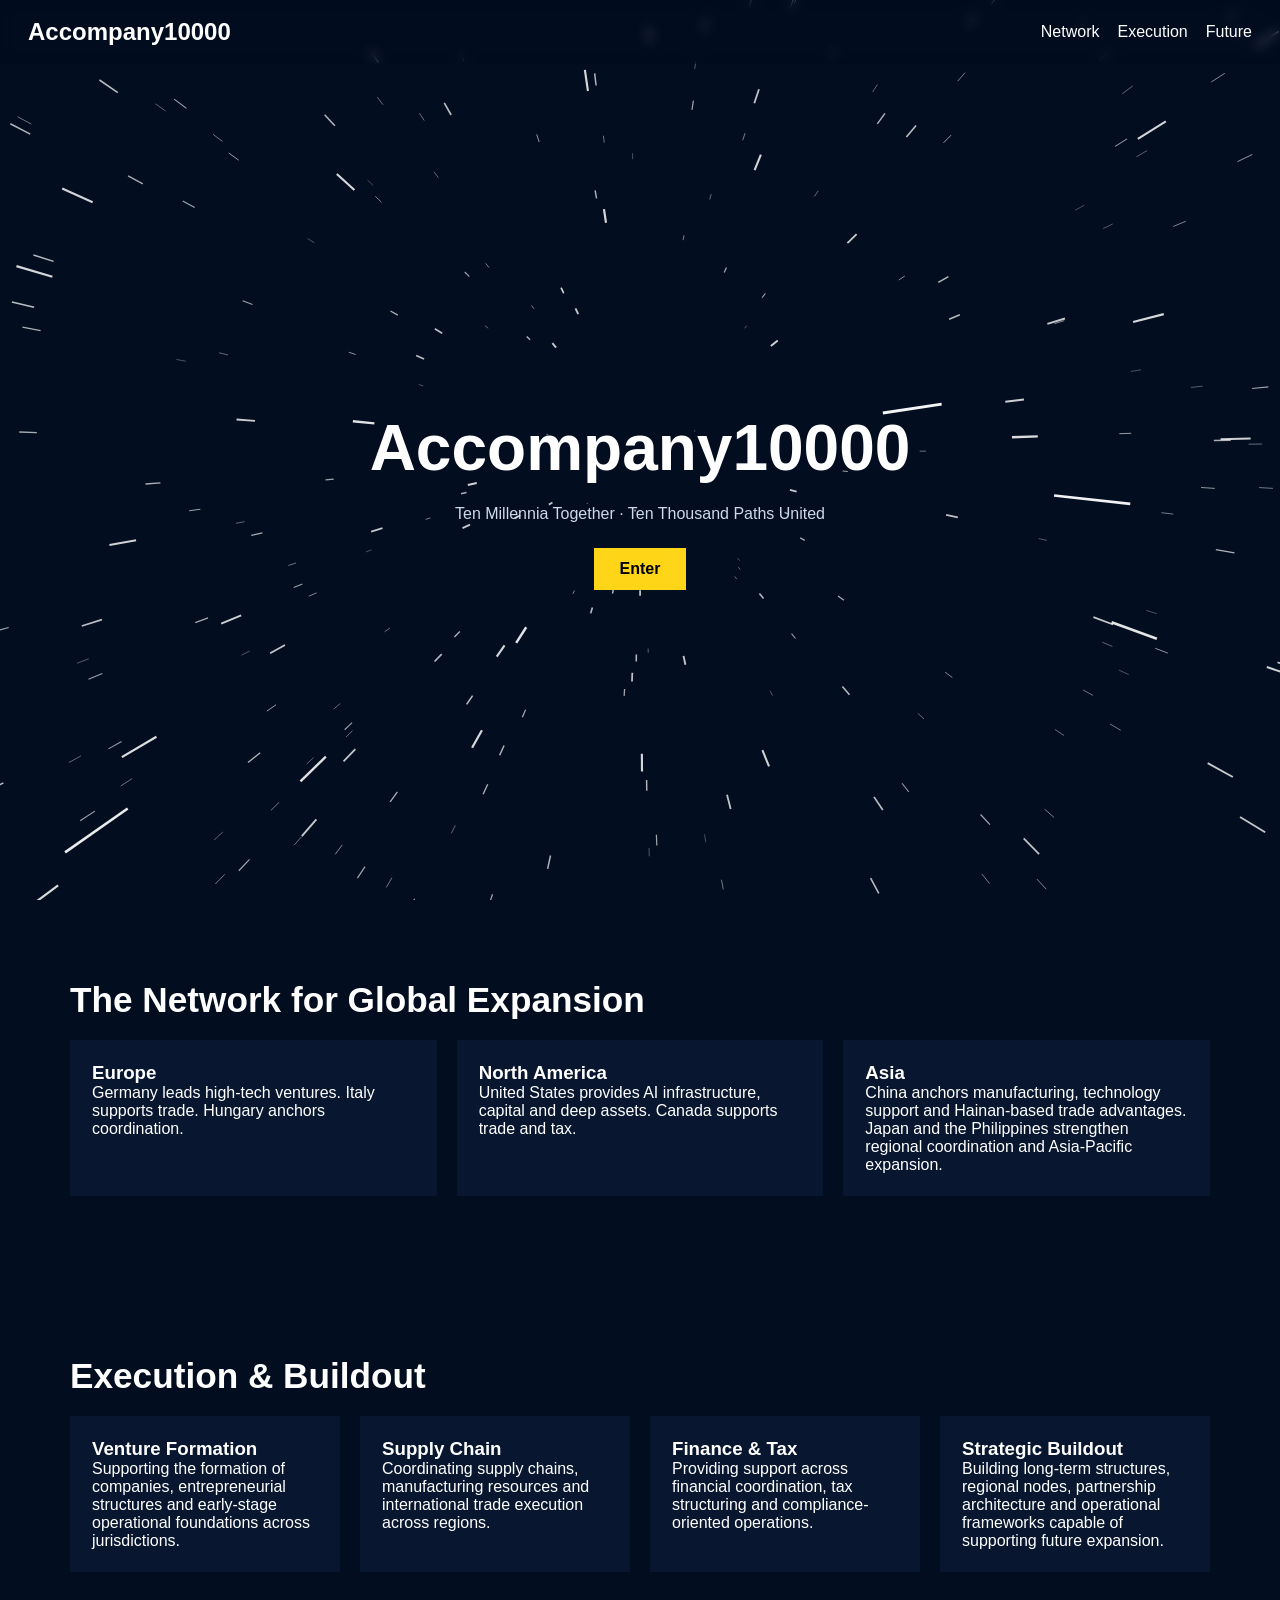
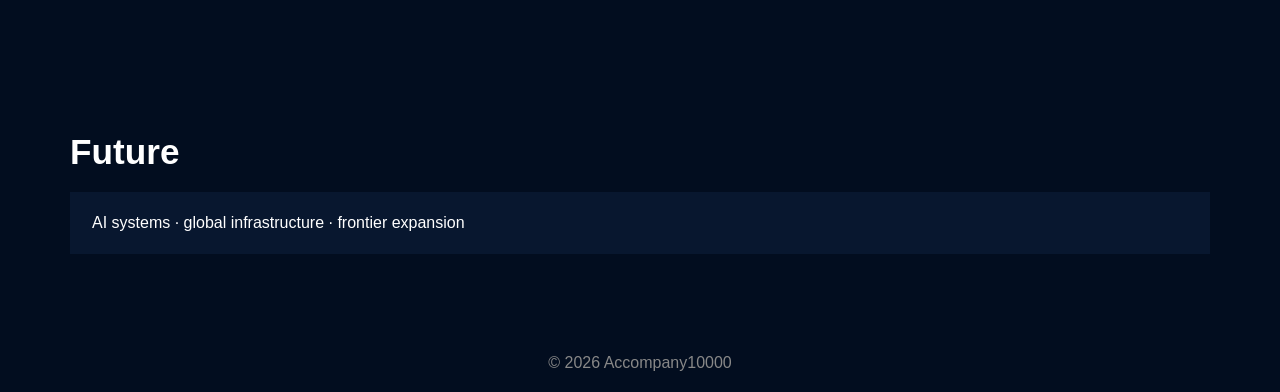
<file: index.html>
<!DOCTYPE html>
<html lang="en">
<head>
  <!-- Meta Pixel Code -->
  <script>
  !function(f,b,e,v,n,t,s)
  {if(f.fbq)return;n=f.fbq=function(){n.callMethod?
  n.callMethod.apply(n,arguments):n.queue.push(arguments)};
  if(!f._fbq)f._fbq=n;n.push=n;n.loaded=!0;n.version='2.0';
  n.queue=[];t=b.createElement(e);t.async=!0;
  t.src=v;s=b.getElementsByTagName(e)[0];
  s.parentNode.insertBefore(t,s)}(window, document,'script',
  'https://connect.facebook.net/en_US/fbevents.js');
  fbq('init', '910612405123486');
  fbq('track', 'PageView');
  </script>

  <meta charset="UTF-8">
  <meta name="viewport" content="width=device-width, initial-scale=1.0">
  <title>Accompany10000</title>
  <link rel="stylesheet" href="style.css">
</head>

<body>

<canvas id="stars-canvas"></canvas>

<nav>
  <div class="logo"><a href="index.html">Accompany10000</a></div>
  <ul>
    <li><a href="network.html">Network</a></li>
    <li><a href="execution.html">Execution</a></li>
    <li><a href="future.html">Future</a></li>
  </ul>
</nav>

<section class="hero">
  <div class="hero-content">
    <h1>Accompany10000</h1>
    <p>Ten Millennia Together · Ten Thousand Paths United</p>
    <a href="network.html" class="button">Enter</a>
  </div>
</section>

<section id="network" class="section">
  <h2>The Network for Global Expansion</h2>
  <div class="card-grid">
    <a class="card" href="network.html" style="text-decoration:none;color:inherit;display:block;">
      <h3>Europe</h3>
      <p>Germany leads high-tech ventures. Italy supports trade. Hungary anchors coordination.</p>
    </a>

    <a class="card" href="network.html" style="text-decoration:none;color:inherit;display:block;">
      <h3>North America</h3>
      <p>United States provides AI infrastructure, capital and deep assets. Canada supports trade and tax.</p>
    </a>

    <a class="card" href="network.html" style="text-decoration:none;color:inherit;display:block;">
      <h3>Asia</h3>
      <p>China anchors manufacturing, technology support and Hainan-based trade advantages. Japan and the Philippines strengthen regional coordination and Asia-Pacific expansion.</p>
    </a>
  </div>
</section>

<section id="execution" class="section">
  <h2>Execution & Buildout</h2>
  <div class="card-grid">
    <a class="card" href="execution.html" style="text-decoration:none;color:inherit;display:block;">
      <h3>Venture Formation</h3>
      <p>Supporting the formation of companies, entrepreneurial structures and early-stage operational foundations across jurisdictions.</p>
    </a>

    <a class="card" href="execution.html" style="text-decoration:none;color:inherit;display:block;">
      <h3>Supply Chain</h3>
      <p>Coordinating supply chains, manufacturing resources and international trade execution across regions.</p>
    </a>

    <a class="card" href="execution.html" style="text-decoration:none;color:inherit;display:block;">
      <h3>Finance & Tax</h3>
      <p>Providing support across financial coordination, tax structuring and compliance-oriented operations.</p>
    </a>

    <a class="card" href="execution.html" style="text-decoration:none;color:inherit;display:block;">
      <h3>Strategic Buildout</h3>
      <p>Building long-term structures, regional nodes, partnership architecture and operational frameworks capable of supporting future expansion.</p>
    </a>
  </div>
</section>

<section id="future" class="section">
  <h2>Future</h2>

  <a class="card" href="future.html" style="text-decoration:none;color:inherit;display:block;">
    <p>AI systems · global infrastructure · frontier expansion</p>
  </a>
</section>

<footer class="footer">© 2026 Accompany10000</footer>

<script src="script.js"></script>

</body>
</html>
</file>
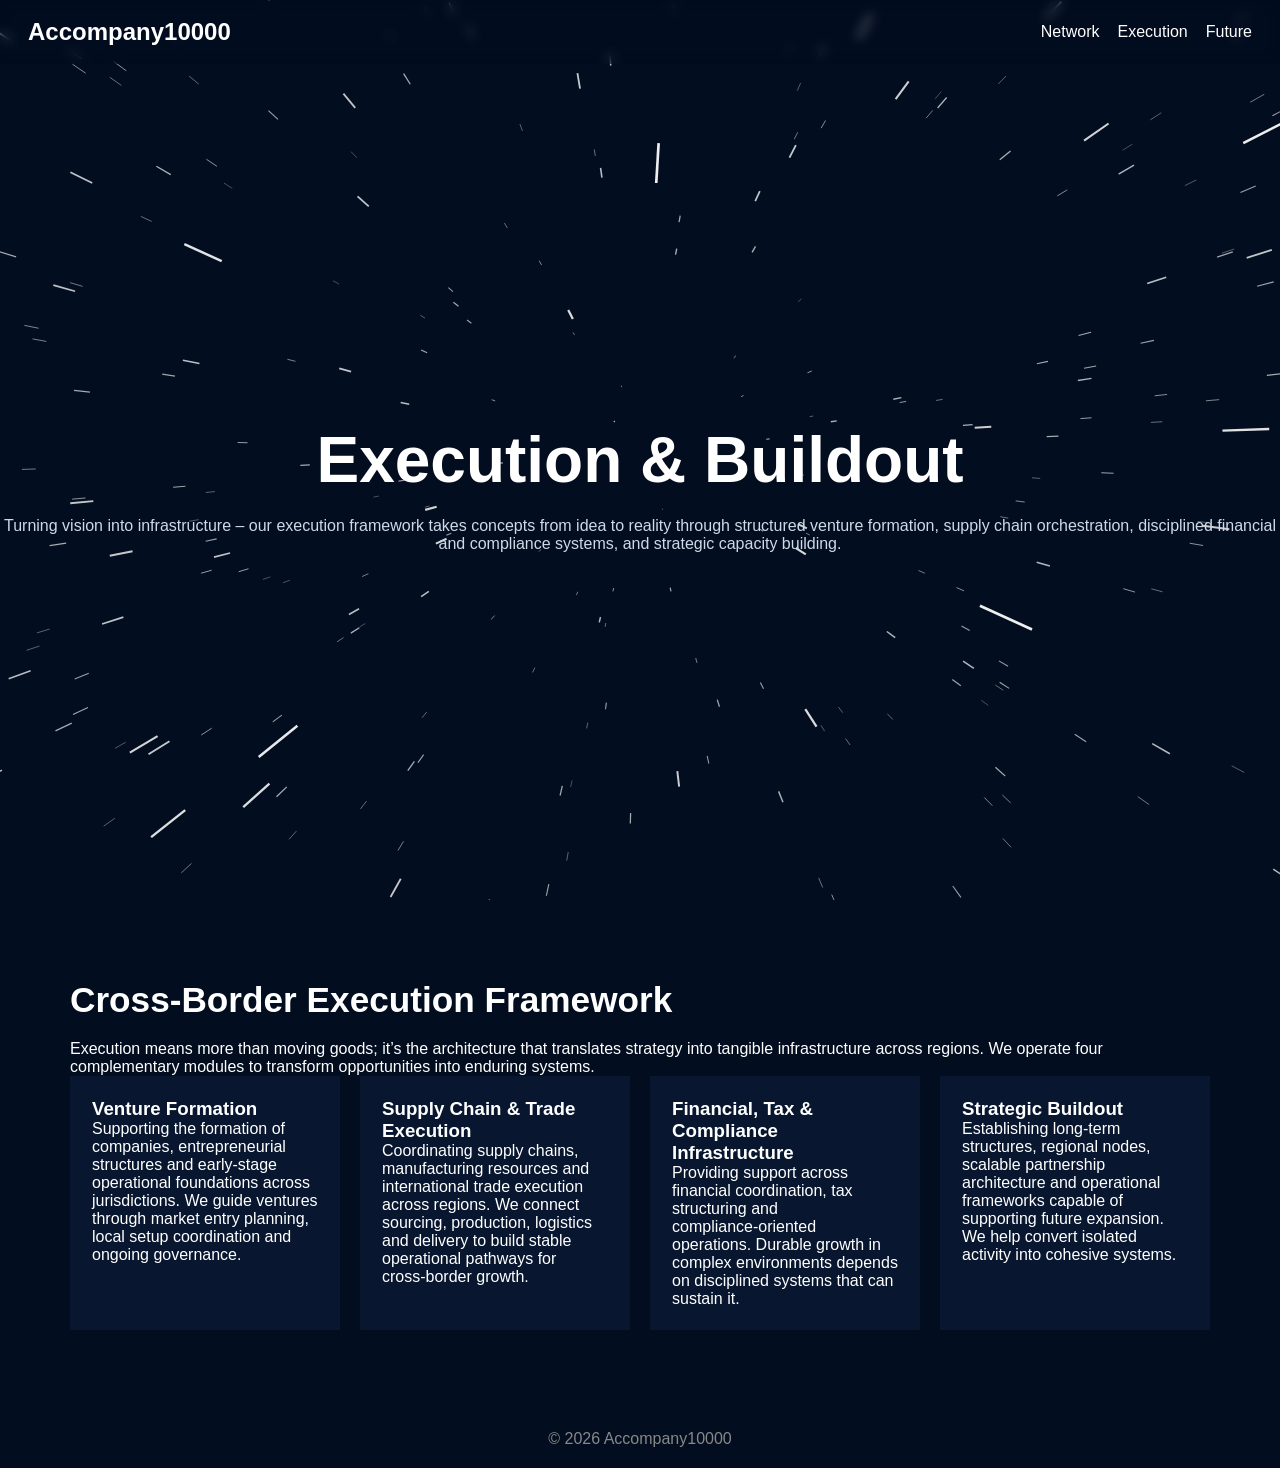
<file: execution.html>
<!DOCTYPE html>
<html lang="en">
<head>
  <!-- Meta Pixel Code -->
  <script>
  !function(f,b,e,v,n,t,s)
  {if(f.fbq)return;n=f.fbq=function(){n.callMethod?
  n.callMethod.apply(n,arguments):n.queue.push(arguments)};
  if(!f._fbq)f._fbq=n;n.push=n;n.loaded=!0;n.version='2.0';
  n.queue=[];t=b.createElement(e);t.async=!0;
  t.src=v;s=b.getElementsByTagName(e)[0];
  s.parentNode.insertBefore(t,s)}(window, document,'script',
  'https://connect.facebook.net/en_US/fbevents.js');
  fbq('init', '910612405123486');
  fbq('track', 'PageView');
  </script>

  <meta charset="UTF-8">
  <meta name="viewport" content="width=device-width, initial-scale=1.0">
  <title>Accompany10000 – Execution &amp; Buildout</title>
  <link rel="stylesheet" href="style.css">
</head>

<body>

<canvas id="stars-canvas"></canvas>

<nav>
  <div class="logo"><a href="index.html">Accompany10000</a></div>
  <ul>
    <li><a href="network.html">Network</a></li>
    <li><a href="execution.html">Execution</a></li>
    <li><a href="future.html">Future</a></li>
  </ul>
</nav>

<section class="hero">
  <div class="hero-content">
    <h1>Execution &amp; Buildout</h1>
    <p>Turning vision into infrastructure – our execution framework takes concepts from idea to reality through structured venture formation, supply chain orchestration, disciplined financial and compliance systems, and strategic capacity building.</p>
  </div>
</section>

<section id="execution" class="section">
  <h2>Cross‑Border Execution Framework</h2>
  <p>Execution means more than moving goods; it’s the architecture that translates strategy into tangible infrastructure across regions. We operate four complementary modules to transform opportunities into enduring systems.</p>
  <div class="card-grid">
    <a class="card" href="#" style="text-decoration:none;color:inherit;display:block;">
      <h3>Venture Formation</h3>
      <p>Supporting the formation of companies, entrepreneurial structures and early‑stage operational foundations across jurisdictions. We guide ventures through market entry planning, local setup coordination and ongoing governance.</p>
    </a>
    <a class="card" href="#" style="text-decoration:none;color:inherit;display:block;">
      <h3>Supply Chain &amp; Trade Execution</h3>
      <p>Coordinating supply chains, manufacturing resources and international trade execution across regions. We connect sourcing, production, logistics and delivery to build stable operational pathways for cross‑border growth.</p>
    </a>
    <a class="card" href="#" style="text-decoration:none;color:inherit;display:block;">
      <h3>Financial, Tax &amp; Compliance Infrastructure</h3>
      <p>Providing support across financial coordination, tax structuring and compliance‑oriented operations. Durable growth in complex environments depends on disciplined systems that can sustain it.</p>
    </a>
    <a class="card" href="#" style="text-decoration:none;color:inherit;display:block;">
      <h3>Strategic Buildout</h3>
      <p>Establishing long‑term structures, regional nodes, scalable partnership architecture and operational frameworks capable of supporting future expansion. We help convert isolated activity into cohesive systems.</p>
    </a>
  </div>
</section>

<footer class="footer">© 2026 Accompany10000</footer>

<script src="script.js"></script>

</body>
</html>
</file>
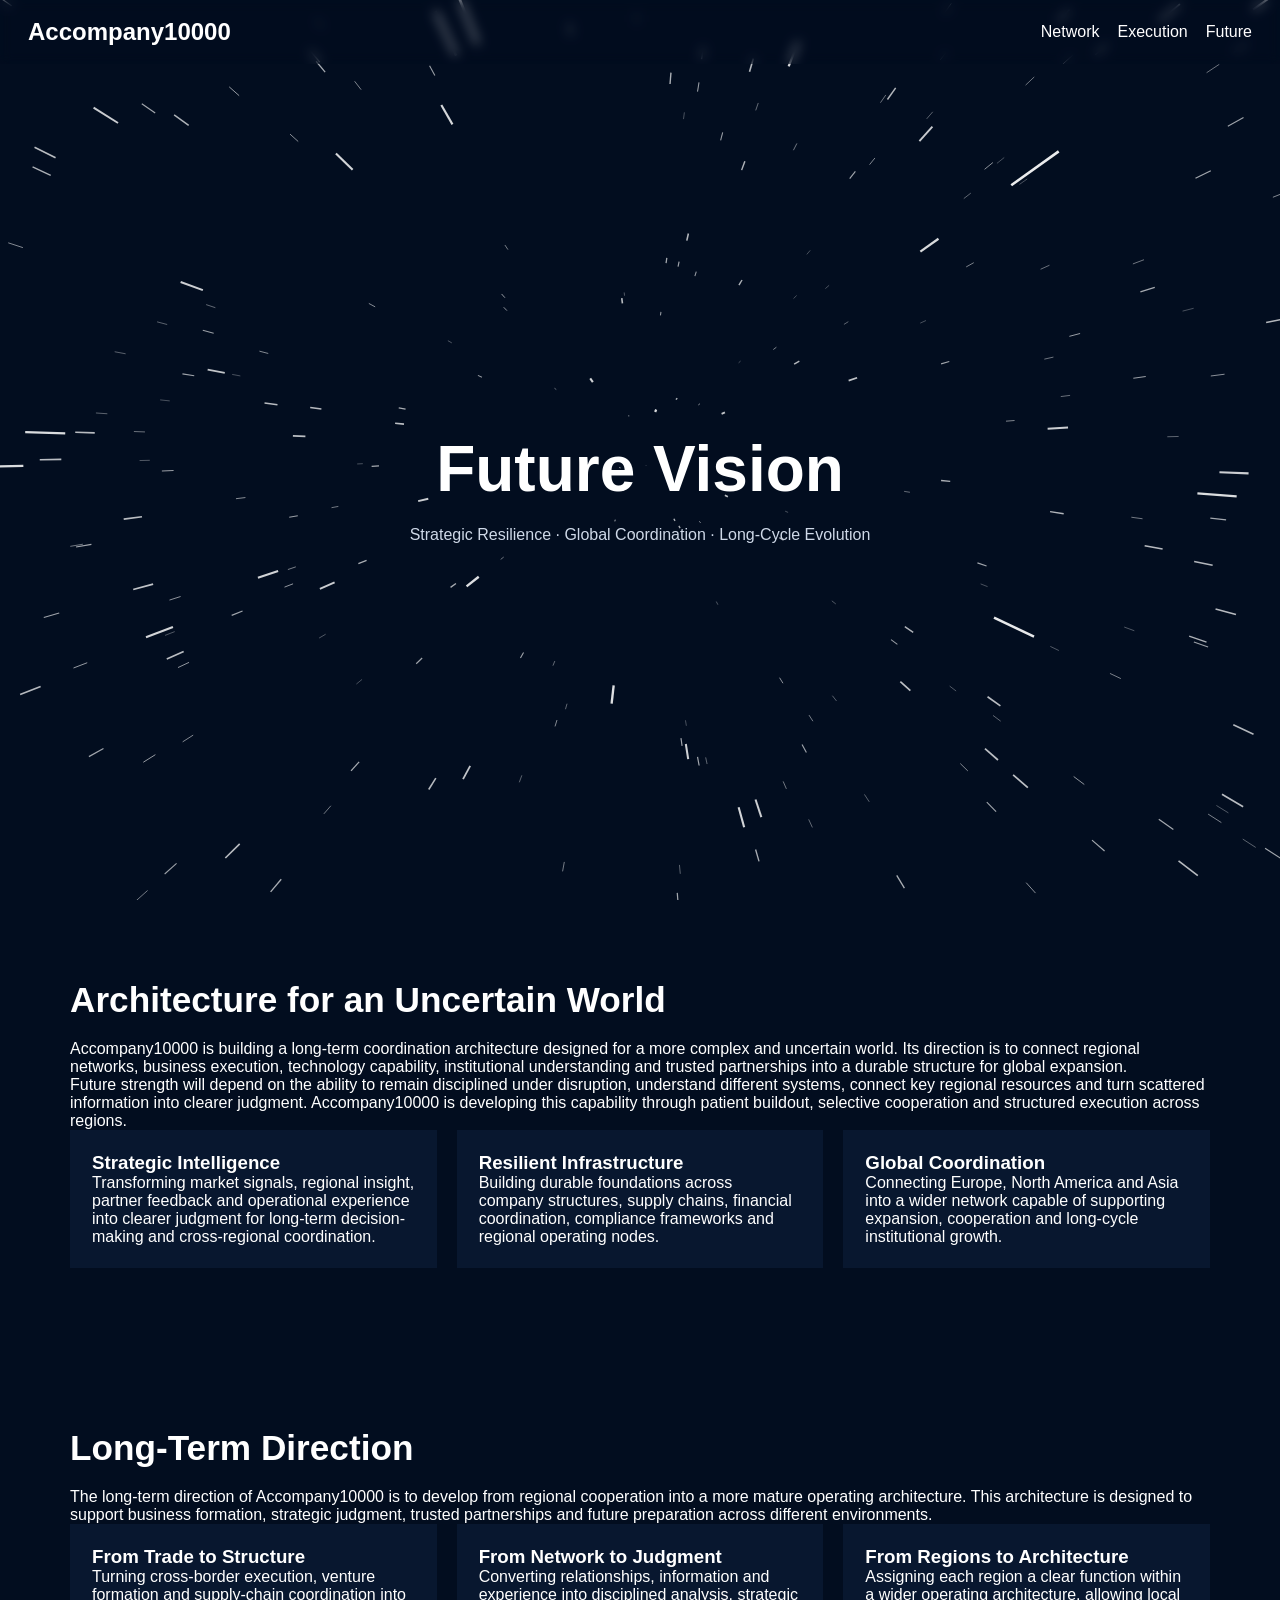
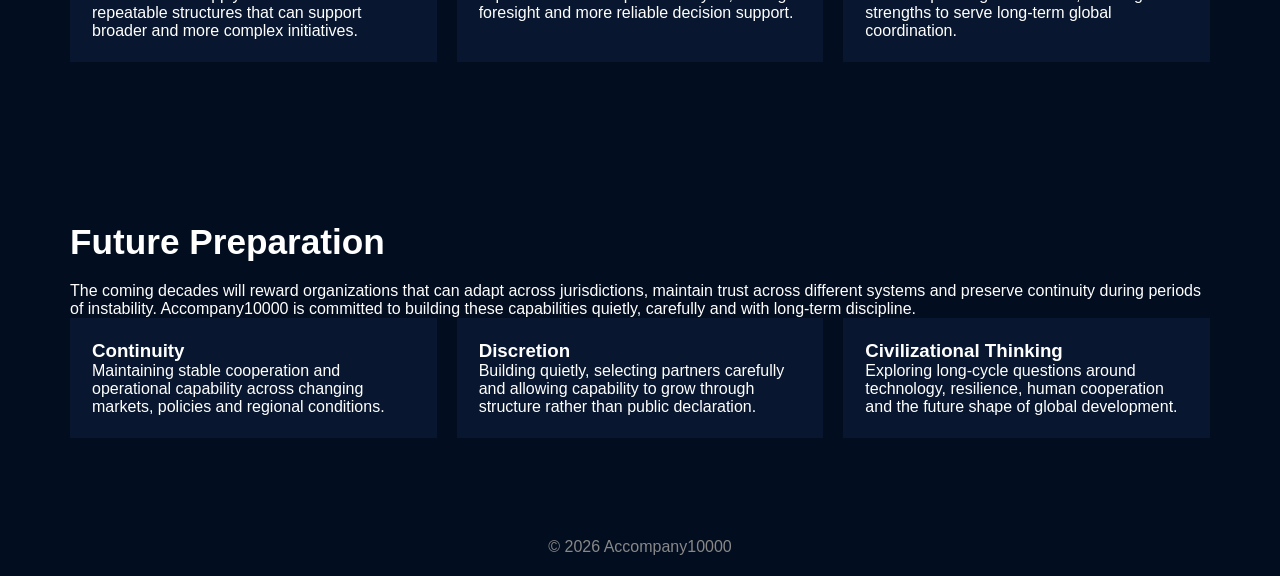
<file: future.html>
<!DOCTYPE html>
<html lang="en">
<head>
  <!-- Meta Pixel Code -->
  <script>
  !function(f,b,e,v,n,t,s)
  {if(f.fbq)return;n=f.fbq=function(){n.callMethod?
  n.callMethod.apply(n,arguments):n.queue.push(arguments)};
  if(!f._fbq)f._fbq=n;n.push=n;n.loaded=!0;n.version='2.0';
  n.queue=[];t=b.createElement(e);t.async=!0;
  t.src=v;s=b.getElementsByTagName(e)[0];
  s.parentNode.insertBefore(t,s)}(window, document,'script',
  'https://connect.facebook.net/en_US/fbevents.js');
  fbq('init', '910612405123486');
  fbq('track', 'PageView');
  </script>

  <meta charset="UTF-8">
  <meta name="viewport" content="width=device-width, initial-scale=1.0">
  <title>Accompany10000 – Future Vision</title>
  <link rel="stylesheet" href="style.css">
</head>

<body>

<canvas id="stars-canvas"></canvas>

<nav>
  <div class="logo"><a href="index.html">Accompany10000</a></div>
  <ul>
    <li><a href="network.html">Network</a></li>
    <li><a href="execution.html">Execution</a></li>
    <li><a href="future.html">Future</a></li>
  </ul>
</nav>

<section class="hero">
  <div class="hero-content">
    <h1>Future Vision</h1>
    <p>Strategic Resilience · Global Coordination · Long-Cycle Evolution</p>
  </div>
</section>

<section id="future" class="section">
  <h2>Architecture for an Uncertain World</h2>
  <p>
    Accompany10000 is building a long-term coordination architecture designed for a more complex and uncertain world. Its direction is to connect regional networks, business execution, technology capability, institutional understanding and trusted partnerships into a durable structure for global expansion.
  </p>
  <p>
    Future strength will depend on the ability to remain disciplined under disruption, understand different systems, connect key regional resources and turn scattered information into clearer judgment. Accompany10000 is developing this capability through patient buildout, selective cooperation and structured execution across regions.
  </p>

  <div class="card-grid">
    <div class="card">
      <h3>Strategic Intelligence</h3>
      <p>
        Transforming market signals, regional insight, partner feedback and operational experience into clearer judgment for long-term decision-making and cross-regional coordination.
      </p>
    </div>

    <div class="card">
      <h3>Resilient Infrastructure</h3>
      <p>
        Building durable foundations across company structures, supply chains, financial coordination, compliance frameworks and regional operating nodes.
      </p>
    </div>

    <div class="card">
      <h3>Global Coordination</h3>
      <p>
        Connecting Europe, North America and Asia into a wider network capable of supporting expansion, cooperation and long-cycle institutional growth.
      </p>
    </div>
  </div>
</section>

<section class="section">
  <h2>Long-Term Direction</h2>
  <p>
    The long-term direction of Accompany10000 is to develop from regional cooperation into a more mature operating architecture. This architecture is designed to support business formation, strategic judgment, trusted partnerships and future preparation across different environments.
  </p>

  <div class="card-grid">
    <div class="card">
      <h3>From Trade to Structure</h3>
      <p>
        Turning cross-border execution, venture formation and supply-chain coordination into repeatable structures that can support broader and more complex initiatives.
      </p>
    </div>

    <div class="card">
      <h3>From Network to Judgment</h3>
      <p>
        Converting relationships, information and experience into disciplined analysis, strategic foresight and more reliable decision support.
      </p>
    </div>

    <div class="card">
      <h3>From Regions to Architecture</h3>
      <p>
        Assigning each region a clear function within a wider operating architecture, allowing local strengths to serve long-term global coordination.
      </p>
    </div>
  </div>
</section>

<section class="section">
  <h2>Future Preparation</h2>
  <p>
    The coming decades will reward organizations that can adapt across jurisdictions, maintain trust across different systems and preserve continuity during periods of instability. Accompany10000 is committed to building these capabilities quietly, carefully and with long-term discipline.
  </p>

  <div class="card-grid">
    <div class="card">
      <h3>Continuity</h3>
      <p>
        Maintaining stable cooperation and operational capability across changing markets, policies and regional conditions.
      </p>
    </div>

    <div class="card">
      <h3>Discretion</h3>
      <p>
        Building quietly, selecting partners carefully and allowing capability to grow through structure rather than public declaration.
      </p>
    </div>

    <div class="card">
      <h3>Civilizational Thinking</h3>
      <p>
        Exploring long-cycle questions around technology, resilience, human cooperation and the future shape of global development.
      </p>
    </div>
  </div>
</section>

<footer class="footer">© 2026 Accompany10000</footer>

<script src="script.js"></script>

</body>
</html>
</file>
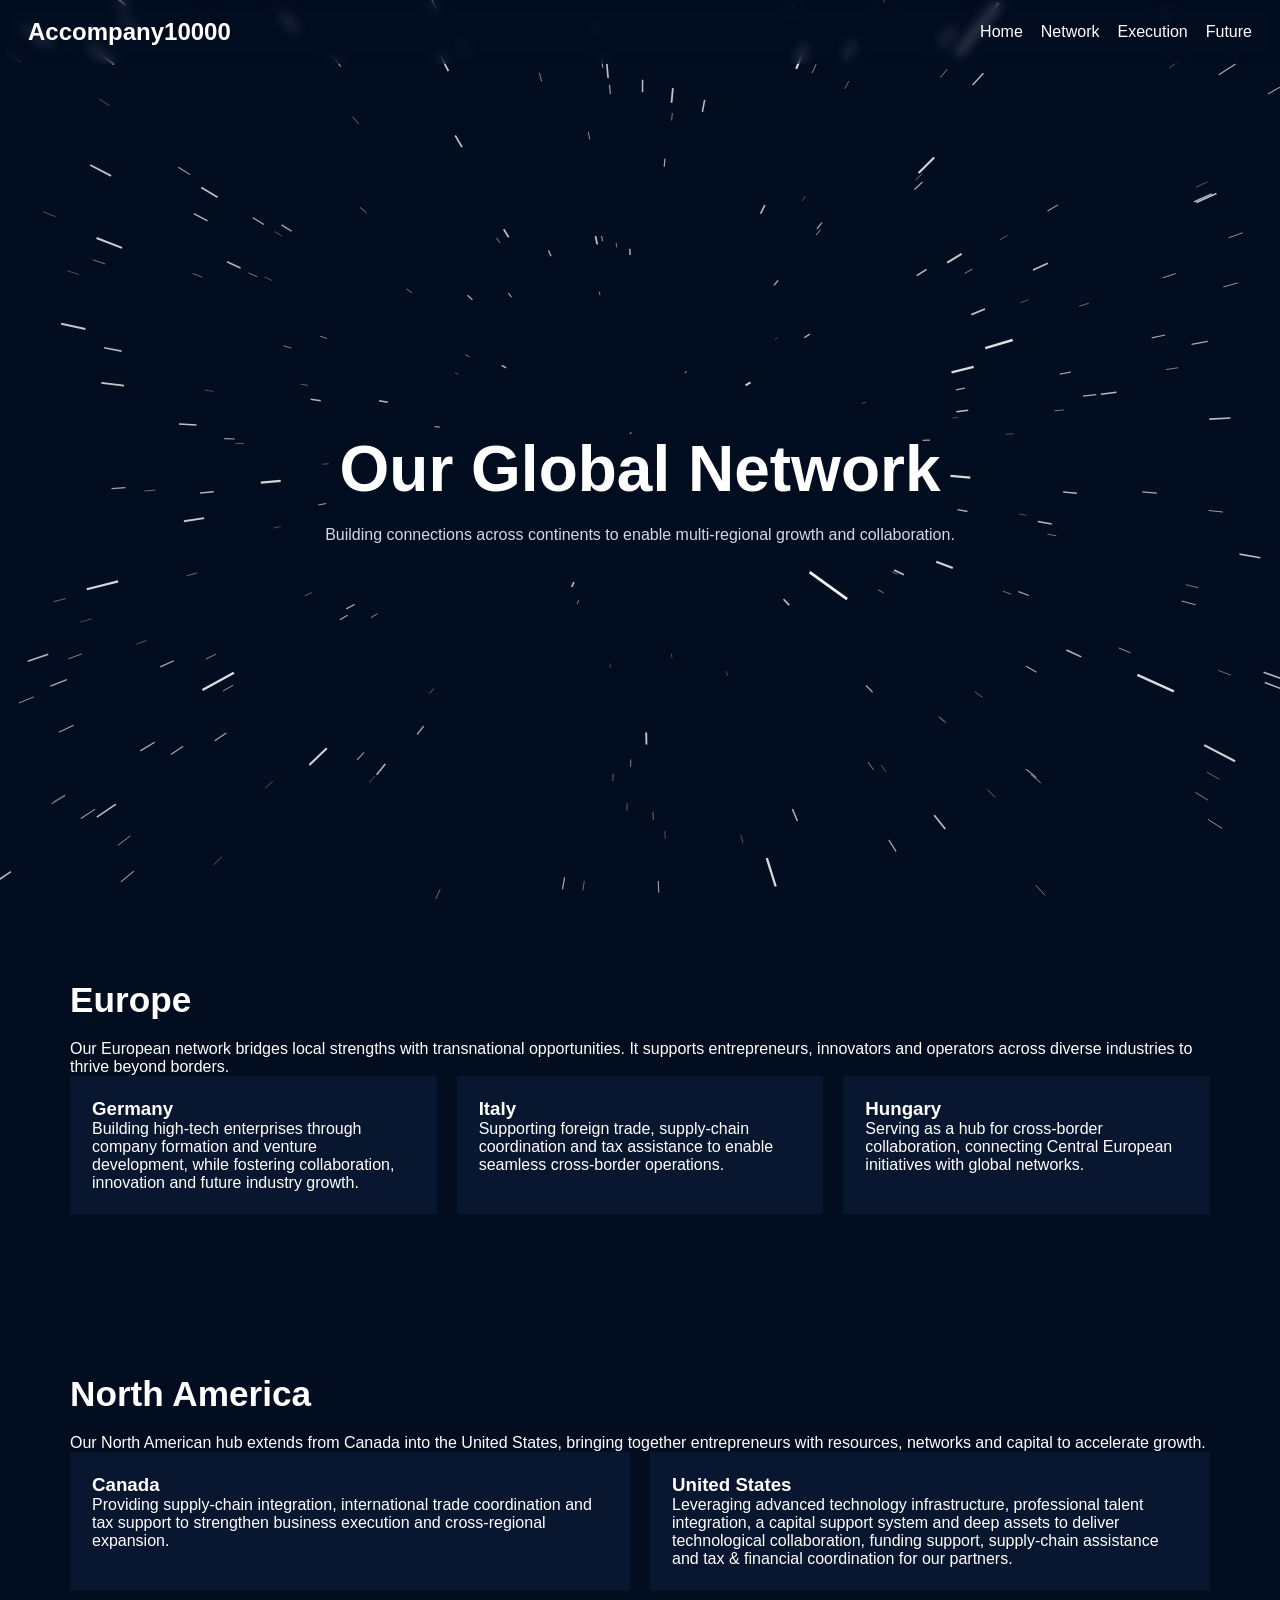
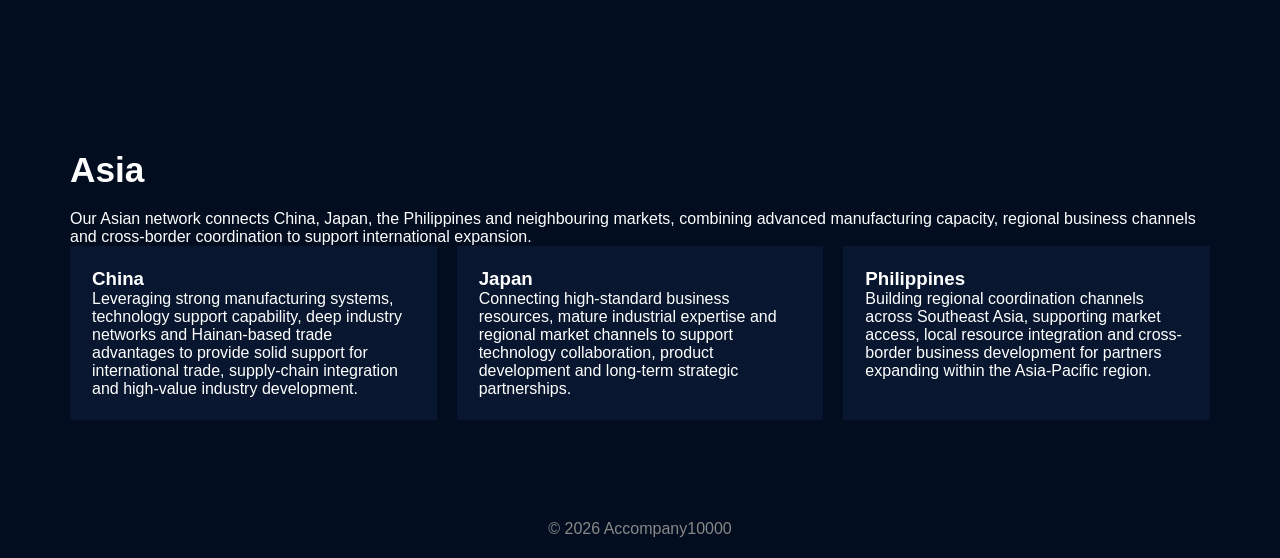
<file: network.html>
<!DOCTYPE html>
<html lang="en">
<head>
  <!-- Meta Pixel Code -->
  <script>
  !function(f,b,e,v,n,t,s)
  {if(f.fbq)return;n=f.fbq=function(){n.callMethod?
  n.callMethod.apply(n,arguments):n.queue.push(arguments)};
  if(!f._fbq)f._fbq=n;n.push=n;n.loaded=!0;n.version='2.0';
  n.queue=[];t=b.createElement(e);t.async=!0;
  t.src=v;s=b.getElementsByTagName(e)[0];
  s.parentNode.insertBefore(t,s)}(window, document,'script',
  'https://connect.facebook.net/en_US/fbevents.js');
  fbq('init', '910612405123486');
  fbq('track', 'PageView');
  </script>

  <meta charset="UTF-8">
  <meta name="viewport" content="width=device-width, initial-scale=1.0">
  <title>Accompany10000 – Global Network</title>
  <link rel="stylesheet" href="style.css">
</head>

<body>

<canvas id="stars-canvas"></canvas>

<nav>
  <div class="logo"><a href="index.html">Accompany10000</a></div>
  <ul>
    <li><a href="index.html">Home</a></li>
    <li><a href="network.html">Network</a></li>
    <li><a href="execution.html">Execution</a></li>
    <li><a href="future.html">Future</a></li>
  </ul>
</nav>

<section class="hero">
  <div class="hero-content">
    <h1>Our Global Network</h1>
    <p>Building connections across continents to enable multi‑regional growth and collaboration.</p>
  </div>
</section>

<section class="section">
  <h2>Europe</h2>
  <p>Our European network bridges local strengths with transnational opportunities. It supports entrepreneurs, innovators and operators across diverse industries to thrive beyond borders.</p>
  <div class="card-grid">
    <div class="card">
      <h3>Germany</h3>
      <p>Building high‑tech enterprises through company formation and venture development, while fostering collaboration, innovation and future industry growth.</p>
    </div>
    <div class="card">
      <h3>Italy</h3>
      <p>Supporting foreign trade, supply‑chain coordination and tax assistance to enable seamless cross‑border operations.</p>
    </div>
    <div class="card">
      <h3>Hungary</h3>
      <p>Serving as a hub for cross‑border collaboration, connecting Central European initiatives with global networks.</p>
    </div>
  </div>
</section>

<section class="section">
  <h2>North America</h2>
  <p>Our North American hub extends from Canada into the United States, bringing together entrepreneurs with resources, networks and capital to accelerate growth.</p>
  <div class="card-grid">
    <div class="card">
      <h3>Canada</h3>
      <p>Providing supply‑chain integration, international trade coordination and tax support to strengthen business execution and cross‑regional expansion.</p>
    </div>
    <div class="card">
      <h3>United States</h3>
      <p>Leveraging advanced technology infrastructure, professional talent integration, a capital support system and deep assets to deliver technological collaboration, funding support, supply‑chain assistance and tax &amp; financial coordination for our partners.</p>
    </div>
  </div>
</section>

<section class="section">
  <h2>Asia</h2>
  <p>Our Asian network connects China, Japan, the Philippines and neighbouring markets, combining advanced manufacturing capacity, regional business channels and cross-border coordination to support international expansion.</p>

  <div class="card-grid">
    <div class="card">
      <h3>China</h3>
      <p>Leveraging strong manufacturing systems, technology support capability, deep industry networks and Hainan-based trade advantages to provide solid support for international trade, supply-chain integration and high-value industry development.</p>
    </div>

    <div class="card">
      <h3>Japan</h3>
      <p>Connecting high-standard business resources, mature industrial expertise and regional market channels to support technology collaboration, product development and long-term strategic partnerships.</p>
    </div>

    <div class="card">
      <h3>Philippines</h3>
      <p>Building regional coordination channels across Southeast Asia, supporting market access, local resource integration and cross-border business development for partners expanding within the Asia-Pacific region.</p>
    </div>
  </div>
</section>

<footer class="footer">© 2026 Accompany10000</footer>

<script src="script.js"></script>

</body>
</html>
</file>
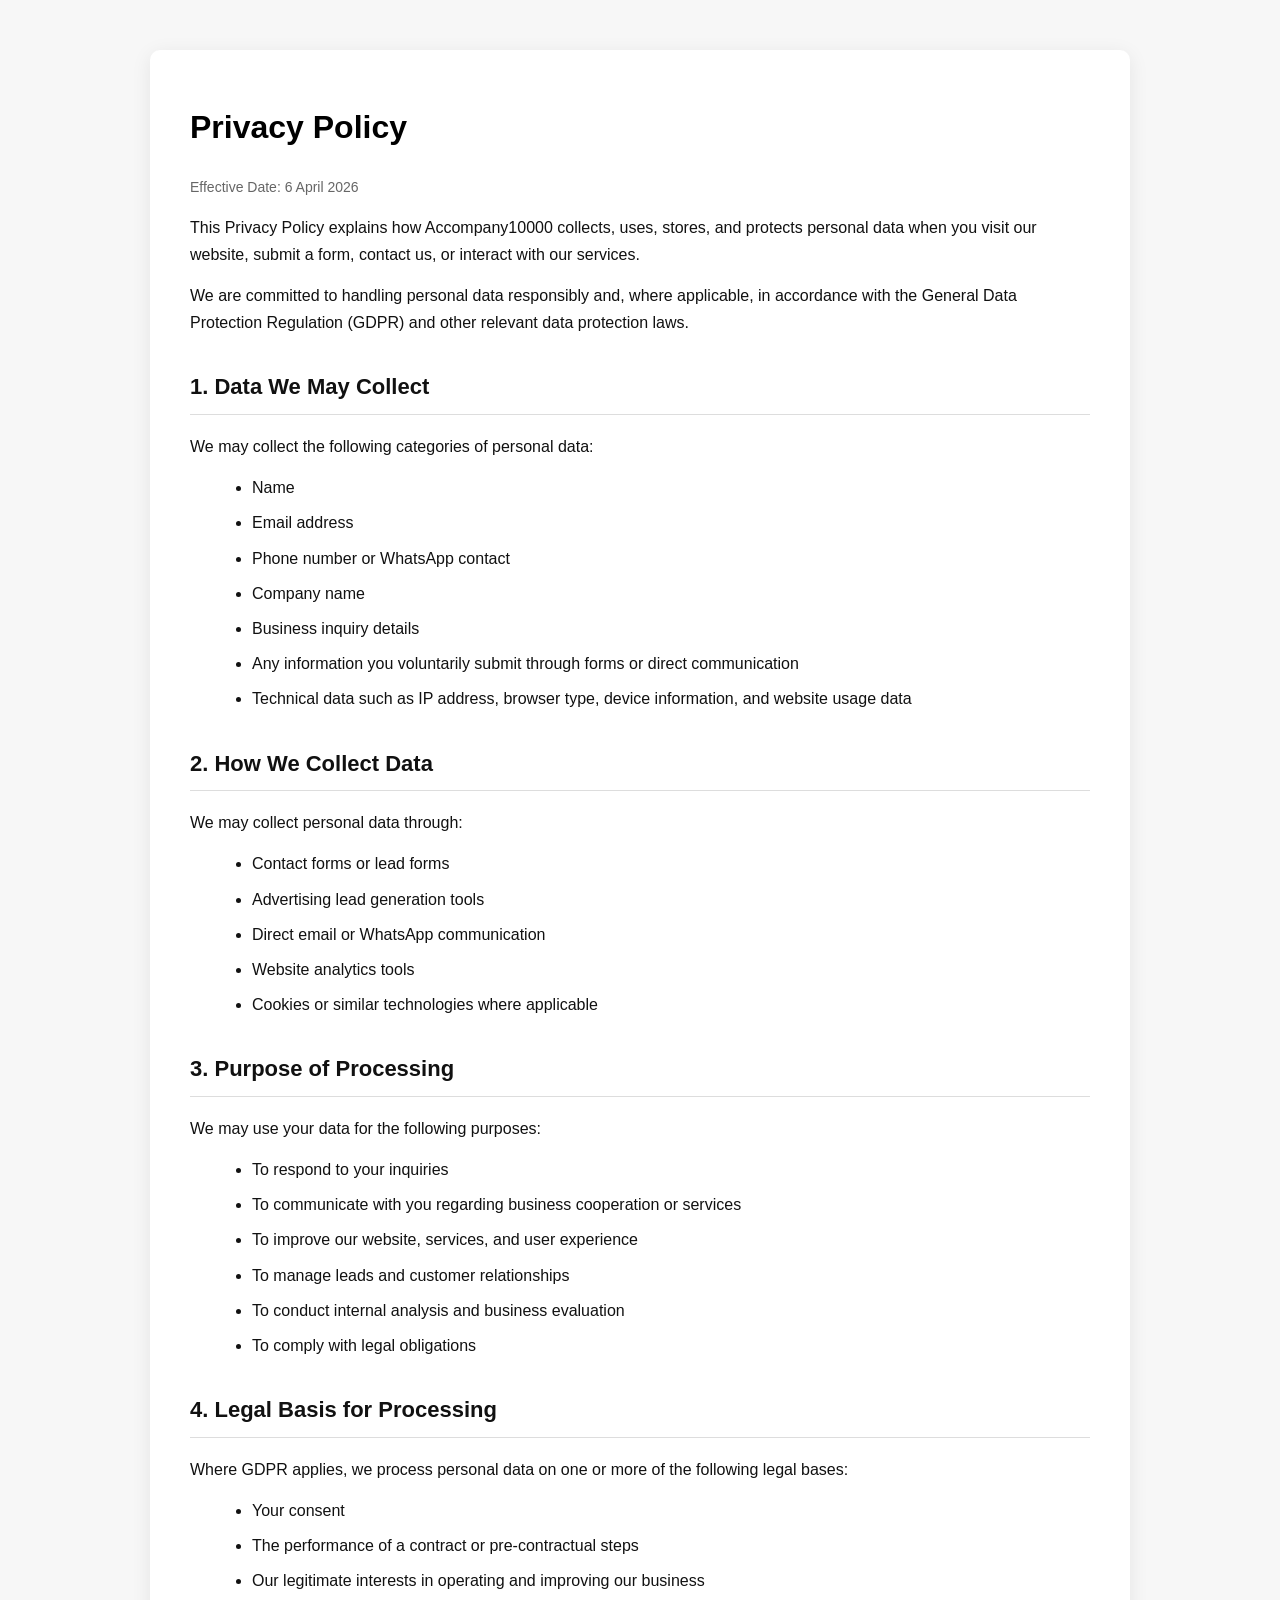
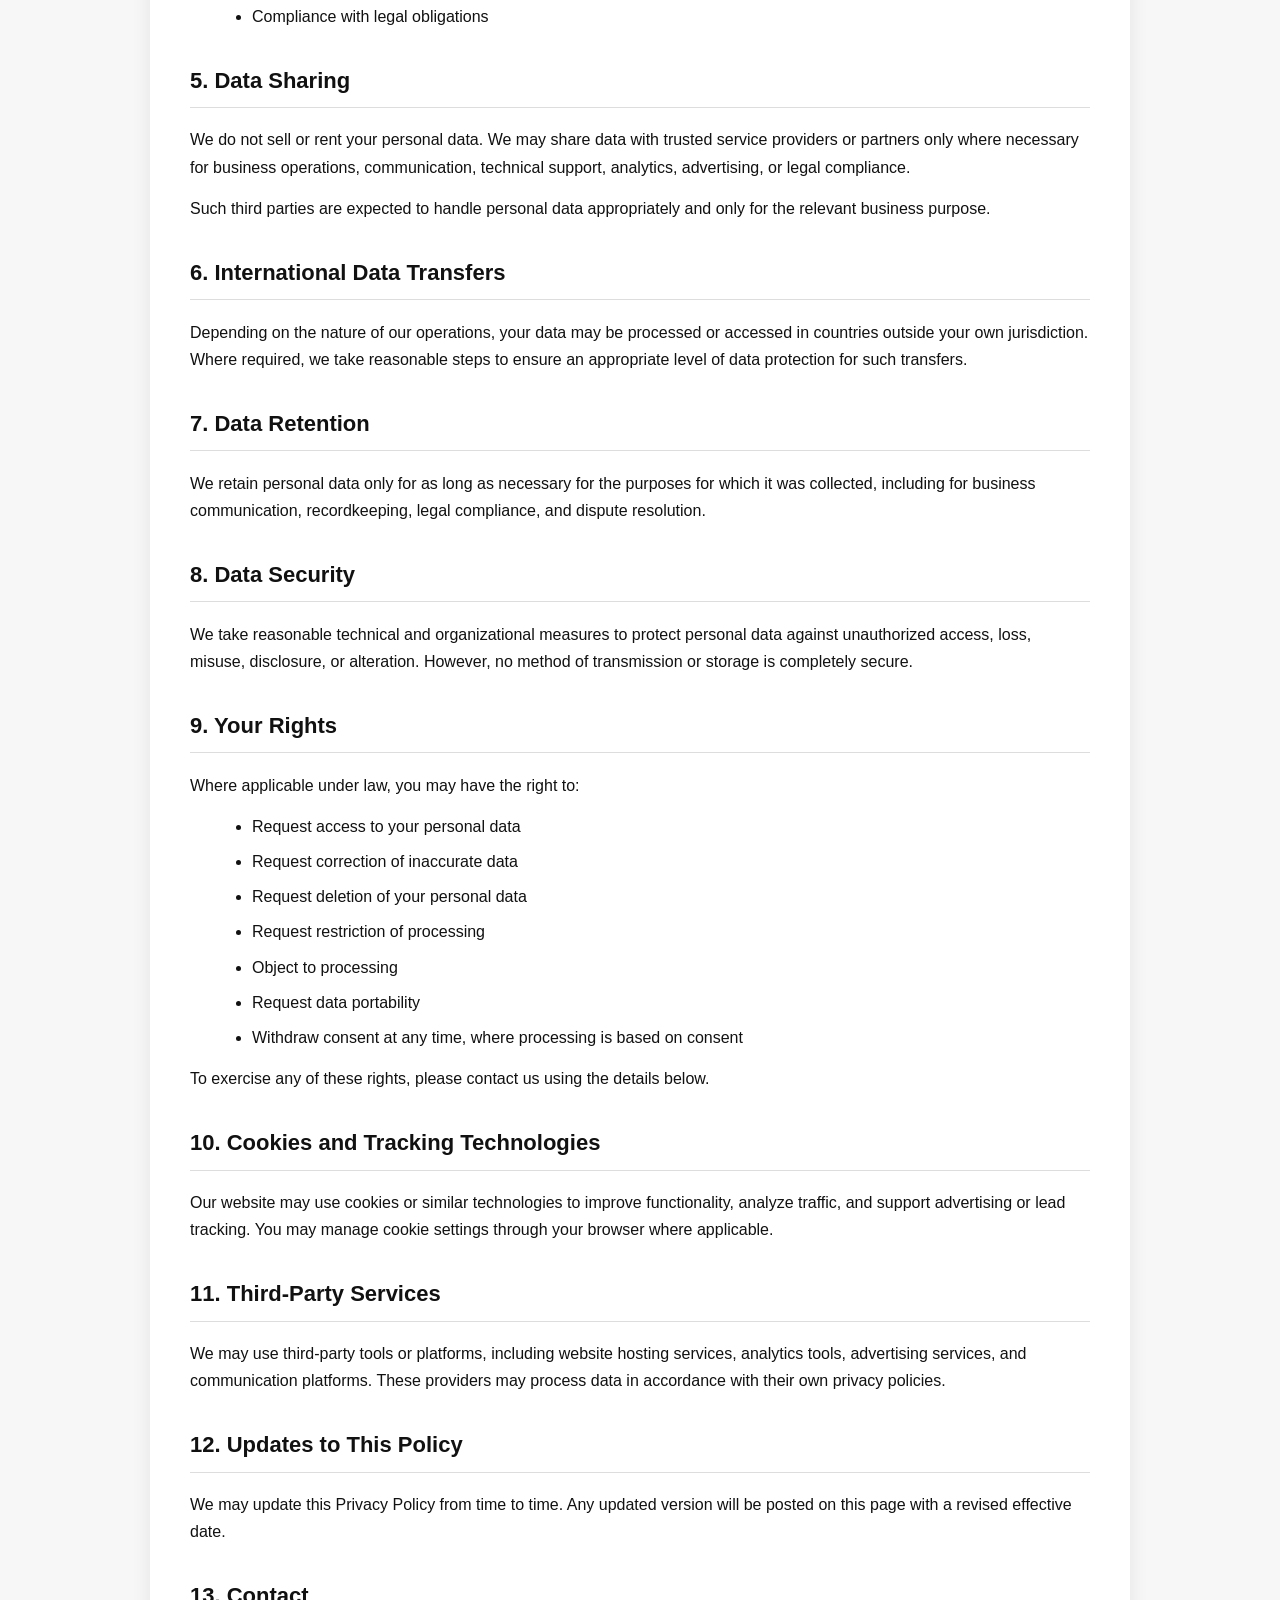
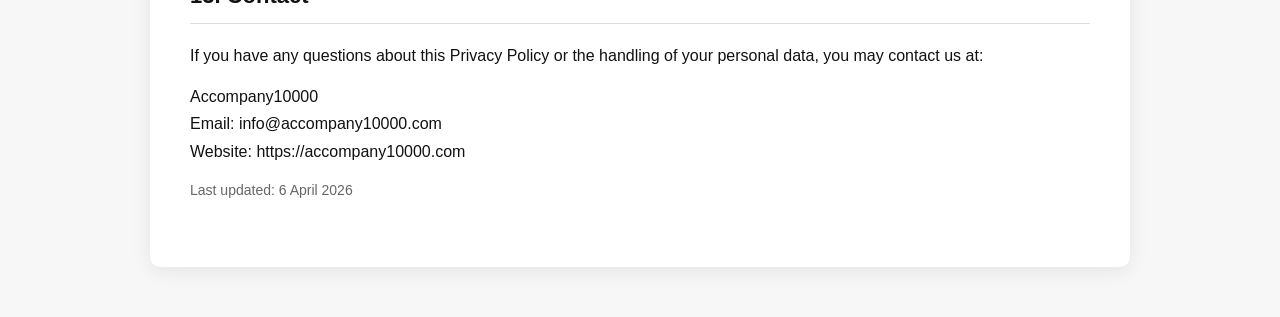
<file: privacy.html>
<!DOCTYPE html>
<html lang="en">
<head>
    <meta charset="UTF-8">
    <meta name="viewport" content="width=device-width, initial-scale=1.0">
    <title>Privacy Policy | Accompany10000</title>
    <meta name="description" content="Privacy Policy of Accompany10000">
    <style>
        body {
            margin: 0;
            padding: 0;
            background: #f7f7f7;
            color: #111;
            font-family: Arial, Helvetica, sans-serif;
            line-height: 1.7;
        }

        .container {
            max-width: 900px;
            margin: 50px auto;
            background: #ffffff;
            padding: 50px 40px;
            box-shadow: 0 4px 20px rgba(0,0,0,0.08);
            border-radius: 10px;
        }

        h1 {
            margin-top: 0;
            font-size: 32px;
            color: #000;
        }

        h2 {
            margin-top: 32px;
            font-size: 22px;
            color: #111;
            border-bottom: 1px solid #ddd;
            padding-bottom: 8px;
        }

        p {
            margin: 14px 0;
            font-size: 16px;
        }

        ul {
            margin: 10px 0 10px 22px;
        }

        li {
            margin: 8px 0;
            font-size: 16px;
        }

        .small {
            color: #666;
            font-size: 14px;
        }

        a {
            color: #000;
            text-decoration: underline;
        }

        @media (max-width: 768px) {
            .container {
                margin: 20px;
                padding: 30px 20px;
            }

            h1 {
                font-size: 26px;
            }

            h2 {
                font-size: 20px;
            }

            p, li {
                font-size: 15px;
            }
        }
    </style>
</head>
<body>
    <div class="container">
        <h1>Privacy Policy</h1>
        <p class="small">Effective Date: 6 April 2026</p>

        <p>
            This Privacy Policy explains how Accompany10000 collects, uses, stores, and protects personal data when you visit our website, submit a form, contact us, or interact with our services.
        </p>

        <p>
            We are committed to handling personal data responsibly and, where applicable, in accordance with the General Data Protection Regulation (GDPR) and other relevant data protection laws.
        </p>

        <h2>1. Data We May Collect</h2>
        <p>We may collect the following categories of personal data:</p>
        <ul>
            <li>Name</li>
            <li>Email address</li>
            <li>Phone number or WhatsApp contact</li>
            <li>Company name</li>
            <li>Business inquiry details</li>
            <li>Any information you voluntarily submit through forms or direct communication</li>
            <li>Technical data such as IP address, browser type, device information, and website usage data</li>
        </ul>

        <h2>2. How We Collect Data</h2>
        <p>We may collect personal data through:</p>
        <ul>
            <li>Contact forms or lead forms</li>
            <li>Advertising lead generation tools</li>
            <li>Direct email or WhatsApp communication</li>
            <li>Website analytics tools</li>
            <li>Cookies or similar technologies where applicable</li>
        </ul>

        <h2>3. Purpose of Processing</h2>
        <p>We may use your data for the following purposes:</p>
        <ul>
            <li>To respond to your inquiries</li>
            <li>To communicate with you regarding business cooperation or services</li>
            <li>To improve our website, services, and user experience</li>
            <li>To manage leads and customer relationships</li>
            <li>To conduct internal analysis and business evaluation</li>
            <li>To comply with legal obligations</li>
        </ul>

        <h2>4. Legal Basis for Processing</h2>
        <p>Where GDPR applies, we process personal data on one or more of the following legal bases:</p>
        <ul>
            <li>Your consent</li>
            <li>The performance of a contract or pre-contractual steps</li>
            <li>Our legitimate interests in operating and improving our business</li>
            <li>Compliance with legal obligations</li>
        </ul>

        <h2>5. Data Sharing</h2>
        <p>
            We do not sell or rent your personal data. We may share data with trusted service providers or partners only where necessary for business operations, communication, technical support, analytics, advertising, or legal compliance.
        </p>

        <p>
            Such third parties are expected to handle personal data appropriately and only for the relevant business purpose.
        </p>

        <h2>6. International Data Transfers</h2>
        <p>
            Depending on the nature of our operations, your data may be processed or accessed in countries outside your own jurisdiction. Where required, we take reasonable steps to ensure an appropriate level of data protection for such transfers.
        </p>

        <h2>7. Data Retention</h2>
        <p>
            We retain personal data only for as long as necessary for the purposes for which it was collected, including for business communication, recordkeeping, legal compliance, and dispute resolution.
        </p>

        <h2>8. Data Security</h2>
        <p>
            We take reasonable technical and organizational measures to protect personal data against unauthorized access, loss, misuse, disclosure, or alteration. However, no method of transmission or storage is completely secure.
        </p>

        <h2>9. Your Rights</h2>
        <p>Where applicable under law, you may have the right to:</p>
        <ul>
            <li>Request access to your personal data</li>
            <li>Request correction of inaccurate data</li>
            <li>Request deletion of your personal data</li>
            <li>Request restriction of processing</li>
            <li>Object to processing</li>
            <li>Request data portability</li>
            <li>Withdraw consent at any time, where processing is based on consent</li>
        </ul>

        <p>
            To exercise any of these rights, please contact us using the details below.
        </p>

        <h2>10. Cookies and Tracking Technologies</h2>
        <p>
            Our website may use cookies or similar technologies to improve functionality, analyze traffic, and support advertising or lead tracking. You may manage cookie settings through your browser where applicable.
        </p>

        <h2>11. Third-Party Services</h2>
        <p>
            We may use third-party tools or platforms, including website hosting services, analytics tools, advertising services, and communication platforms. These providers may process data in accordance with their own privacy policies.
        </p>

        <h2>12. Updates to This Policy</h2>
        <p>
            We may update this Privacy Policy from time to time. Any updated version will be posted on this page with a revised effective date.
        </p>

        <h2>13. Contact</h2>
        <p>
            If you have any questions about this Privacy Policy or the handling of your personal data, you may contact us at:
        </p>

        <p>
            Accompany10000<br>
            Email: info@accompany10000.com<br>
            Website: https://accompany10000.com
        </p>

        <p class="small">
            Last updated: 6 April 2026
        </p>
    </div>
</body>
</html>
</file>
<file: style.css>
:root {
  --bg-color: #020d1f;
  --secondary-color: rgba(10, 26, 51, 0.85);
  --accent-color: #ffd617;
  --text-color: #ffffff;
  --muted-text: #cfd9e8;
}

* {
  box-sizing: border-box;
  margin: 0;
  padding: 0;
}

body {
  font-family: Arial, Helvetica, sans-serif;
  background: var(--bg-color);
  color: var(--text-color);
  overflow-x: hidden;
}

/* ===== 背景 ===== */

#stars-canvas {
  position: fixed;
  top: 0;
  left: 0;
  width: 100%;
  height: 100%;
  z-index: -1;
}

/* ===== NAV（核心修复点）===== */

nav {
  position: fixed;
  top: 0;
  left: 0;
  right: 0;
  display: flex;
  align-items: center;
  justify-content: space-between;
  padding: 18px 28px;
  background: rgba(2, 13, 31, 0.3);
  backdrop-filter: blur(6px);
  z-index: 20;
  overflow: hidden;
}

/* 左边 logo 固定 */
nav .logo {
  flex: 0 0 auto;
}

nav .logo a {
  font-size: 1.5rem;
  font-weight: 700;
  color: #ffffff;
  text-decoration: none;
  white-space: nowrap;
}

/* 右边菜单（重点优化） */
nav ul {
  flex: 1;
  display: flex;
  justify-content: flex-end;
  gap: 18px;
  list-style: none;
  padding-left: 20px;
  overflow-x: auto;
  scrollbar-width: none;
}

nav ul::-webkit-scrollbar {
  display: none;
}

nav ul li {
  flex: 0 0 auto;
}

nav ul a {
  color: #ffffff;
  text-decoration: none;
  white-space: nowrap;
  transition: 0.3s;
}

nav ul a:hover {
  color: var(--accent-color);
}

/* ===== HERO ===== */

.hero {
  height: 100vh;
  display: flex;
  justify-content: center;
  align-items: center;
  text-align: center;
  padding-top: 100px;
}

.hero h1 {
  font-size: 4rem;
  margin-bottom: 20px;
}

.hero p {
  color: var(--muted-text);
  margin-bottom: 25px;
}

/* ===== BUTTON ===== */

.button {
  display: inline-block;
  padding: 12px 26px;
  background: var(--accent-color);
  color: #000;
  text-decoration: none;
  font-weight: bold;
}

/* ===== SECTION ===== */

.section {
  max-width: 1200px;
  margin: auto;
  padding: 80px 30px;
}

.section h2 {
  margin-bottom: 20px;
  font-size: 2.2rem;
}

.card-grid {
  display: grid;
  grid-template-columns: repeat(auto-fit, minmax(260px, 1fr));
  gap: 20px;
}

.card {
  background: var(--secondary-color);
  padding: 22px;
}

/* ===== FOOTER ===== */

.footer {
  text-align: center;
  padding: 20px;
  color: #888;
}

/* ===== 移动端 ===== */

@media (max-width: 768px) {
  nav {
    flex-direction: column;
    align-items: flex-start;
    gap: 10px;
  }

  nav ul {
    justify-content: flex-start;
    flex-wrap: wrap;
    overflow: visible;
  }

  .hero h1 {
    font-size: 2.6rem;
  }
}
</file>
